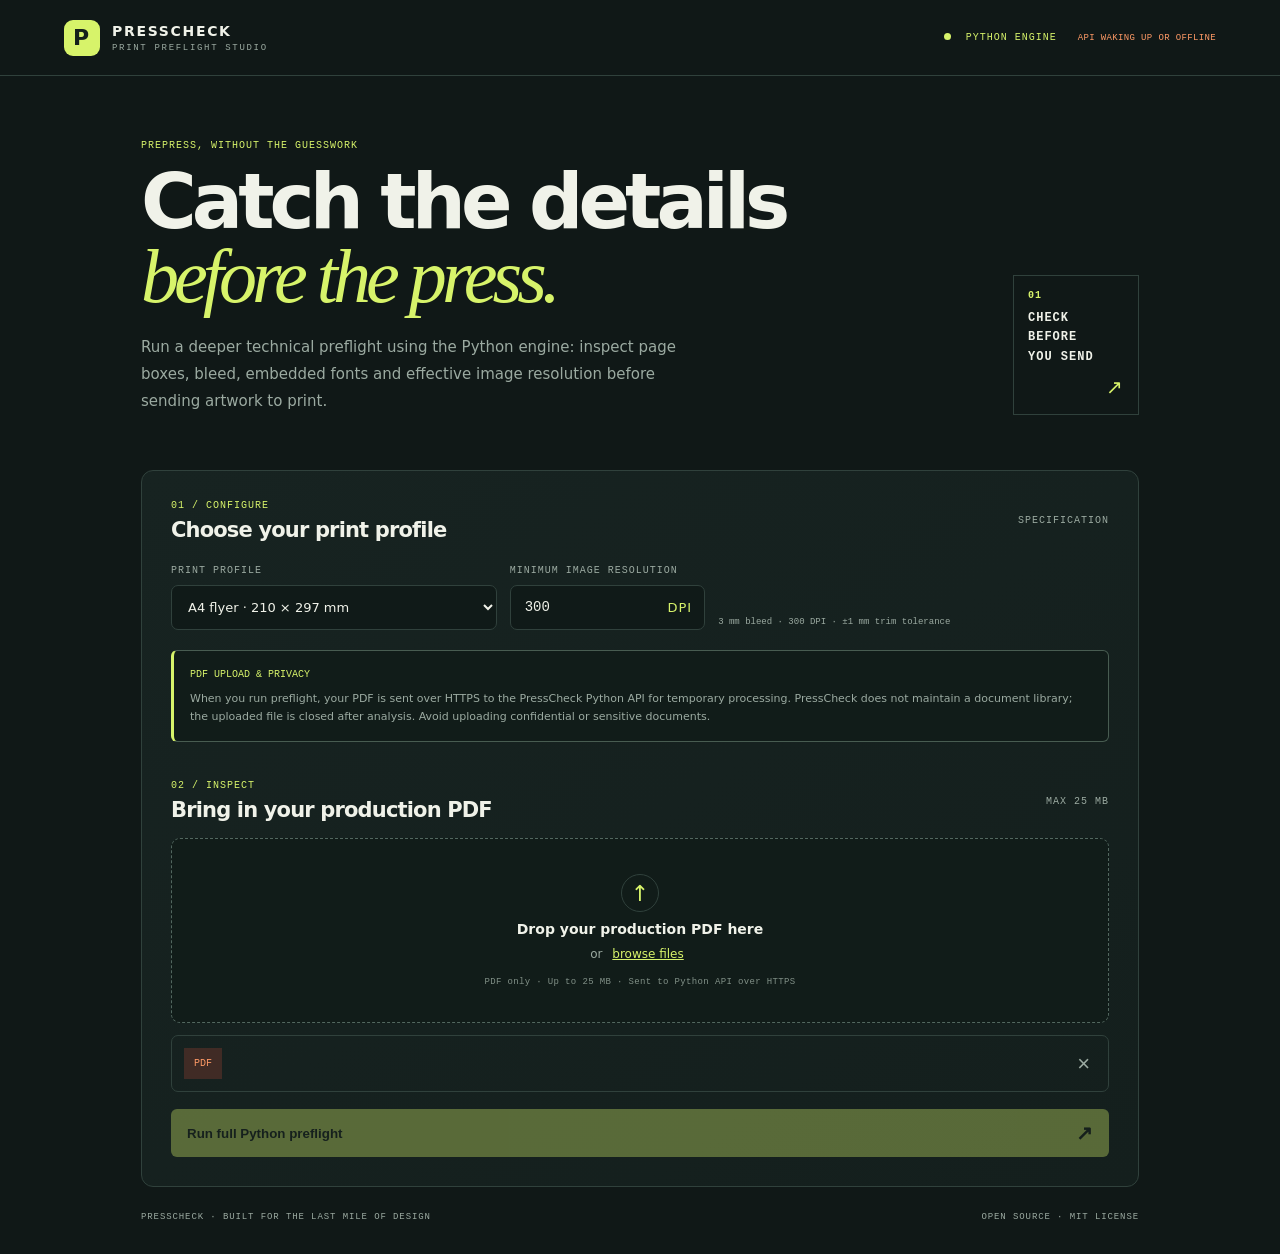
<file: site/index.html>
<!doctype html><html lang="en"><head><meta charset="utf-8"><meta name="viewport" content="width=device-width,initial-scale=1"><meta name="theme-color" content="#101817"><meta name="description" content="Free online Python PDF print preflight. Inspect page boxes, bleed, embedded fonts and effective image DPI."><title>PressCheck — PDF Print Preflight</title><link rel="stylesheet" href="./styles.css"></head><body><header class="topbar"><a class="brand" href="./"><span class="mark">P</span><span>PRESSCHECK<small>PRINT PREFLIGHT STUDIO</small></span></a><div class="privacy"><i></i> PYTHON ENGINE <span id="api-status" data-state="checking">CONNECTING…</span></div></header><main class="shell"><section class="hero"><div><p class="eyebrow">PREPRESS, WITHOUT THE GUESSWORK</p><h1>Catch the details<br><em>before the press.</em></h1><p class="lede">Run a deeper technical preflight using the Python engine: inspect page boxes, bleed, embedded fonts and effective image resolution before sending artwork to print.</p></div><div class="stamp"><b>01</b><strong>CHECK<br>BEFORE<br>YOU SEND</strong><span>↗</span></div></section><section class="workspace"><div class="section-head"><div><p class="eyebrow">01 / CONFIGURE</p><h2>Choose your print profile</h2></div><small>SPECIFICATION</small></div><div class="config"><label>PRINT PROFILE<select id="profile"><option value="a4-flyer">A4 flyer · 210 × 297 mm</option><option value="a3-poster">A3 poster · 297 × 420 mm</option><option value="business-card">Business card · 90 × 54 mm</option><option value="label">Product label · 100 × 150 mm</option></select></label><label>MINIMUM IMAGE RESOLUTION<div class="suffix"><input id="dpi" type="number" min="72" max="1200" value="300"><span>DPI</span></div></label><p class="hint" id="spec-summary">3 mm bleed · 300 DPI · ±1 mm trim tolerance</p></div><div class="cloud-notice"><b>PDF UPLOAD & PRIVACY</b><p>When you run preflight, your PDF is sent over HTTPS to the PressCheck Python API for temporary processing. PressCheck does not maintain a document library; the uploaded file is closed after analysis. Avoid uploading confidential or sensitive documents.</p></div><div class="section-head upload-head"><div><p class="eyebrow">02 / INSPECT</p><h2>Bring in your production PDF</h2></div><small>MAX 25 MB</small></div><div id="dropzone" class="drop" tabindex="0" role="button" aria-label="Choose or drop a PDF file"><input id="file" type="file" accept="application/pdf,.pdf" hidden><div class="up">↑</div><b>Drop your production PDF here</b><span>or <button type="button" id="browse" class="link">browse files</button></span><small>PDF only · Up to 25 MB · Sent to Python API over HTTPS</small></div><div id="selected-file" class="chosen" hidden><b class="pdf">PDF</b><span><strong id="file-name"></strong><small id="file-size"></small></span><button id="remove-file" aria-label="Remove selected file">×</button></div><button id="run" class="run" disabled><span>Run full Python preflight</span><b>↗</b></button><p id="error" class="error" role="alert" hidden></p><p id="progress" class="progress" role="status" hidden>Sending PDF securely to the Python preflight service…</p></section><section id="results" class="results" hidden><div class="section-head"><div><p class="eyebrow">03 / RESULTS</p><h2>Production report</h2></div><div class="exports"><button id="export-csv">Export CSV ↓</button><button id="export-json">Export JSON ↓</button><button id="export-html">Save report ↓</button></div></div><div class="reporthead"><div><h3 id="report-name"></h3><p id="report-meta"></p></div><span id="report-status" class="status"></span></div><div id="metrics" class="metrics"></div><div class="columns"><div class="panel"><div class="panel-head"><h3>Findings</h3><span id="finding-count"></span></div><div id="findings" class="findings"></div></div><div class="panel"><div class="panel-head"><h3>Page inspection</h3><span id="page-count"></span></div><div id="pages" class="pages"></div></div></div><div class="notice"><b>IMPORTANT LIMITATIONS</b><p>This is an advisory preflight, not PDF/X certification. Color-space and output-intent compliance are not certified. Bleed-box dimensions do not prove that artwork visually extends through bleed; always confirm the printer's requirements.</p></div></section><footer><span>PRESSCHECK · BUILT FOR THE LAST MILE OF DESIGN</span><span>OPEN SOURCE · MIT LICENSE</span></footer></main><script src="./config.js"></script><script src="./app.js" defer></script></body></html>
</file>
<file: site/styles.css>
:root{color-scheme:dark;--bg:#101817;--panel:#172321;--line:#30413c;--text:#f0f2e9;--muted:#9baaa1;--lime:#d7f36a;--orange:#ff9a66;--red:#ff776f;--mono:ui-monospace,SFMono-Regular,Consolas,monospace;--sans:Inter,ui-sans-serif,system-ui,-apple-system,"Segoe UI",sans-serif}*{box-sizing:border-box}body{margin:0;background:var(--bg);color:var(--text);font:14px var(--sans)}.topbar{height:76px;padding:0 max(5vw,24px);display:flex;align-items:center;justify-content:space-between;border-bottom:1px solid var(--line)}.brand{display:flex;align-items:center;gap:12px;text-decoration:none;color:var(--text);font-size:14px;font-weight:750;letter-spacing:.12em}.brand small{display:block;color:var(--muted);font:9px var(--mono);margin-top:4px}.mark{width:36px;height:36px;background:var(--lime);color:#14201b;display:grid;place-items:center;border-radius:9px;font-size:22px}.privacy,.eyebrow,.stamp,.config label,.hint,.drop small,.section-head>small,footer,.status,.panel h3,.metric span{font:10px var(--mono);letter-spacing:.1em}.privacy{color:var(--lime)}.privacy i{display:inline-block;width:7px;height:7px;border-radius:50%;background:var(--lime);margin-right:8px}.privacy span{color:var(--muted);letter-spacing:0;margin-left:14px}.shell{max-width:1050px;margin:auto;padding:64px 26px 24px}.hero{display:flex;align-items:flex-end;justify-content:space-between;padding-bottom:55px}.eyebrow{color:var(--lime);margin:0 0 14px}.hero h1{font-size:clamp(46px,7vw,76px);line-height:.98;letter-spacing:-.065em;margin:0;font-weight:650}.hero h1 em{font-family:Georgia,serif;color:var(--lime);font-weight:500}.lede{max-width:560px;color:var(--muted);font-size:15px;line-height:1.8;margin:20px 0 0}.stamp{width:126px;height:140px;border:1px solid var(--line);padding:14px;color:var(--lime);display:flex;flex-direction:column;justify-content:space-between}.stamp strong{font-size:12px;line-height:1.6;color:var(--text)}.stamp span{align-self:flex-end;font-size:20px}.workspace,.results{background:linear-gradient(145deg,#172321,#141f1d);border:1px solid var(--line);border-radius:12px;padding:29px}.section-head{display:flex;align-items:center;justify-content:space-between;gap:16px;margin-bottom:23px}.section-head h2{font-size:21px;letter-spacing:-.04em;margin:0}.section-head .eyebrow{margin-bottom:7px}.section-head>small{color:var(--muted)}.config{display:grid;grid-template-columns:1fr .6fr 1.2fr;gap:13px;align-items:end}.config label{color:var(--muted)}select,.suffix{width:100%;height:45px;margin-top:9px;background:#101a18;border:1px solid var(--line);border-radius:7px;color:var(--text);padding:0 12px;font:13px var(--sans)}.suffix{display:flex;align-items:center}.suffix input{width:100%;background:none;border:0;color:var(--text);outline:0;font:14px var(--mono)}.suffix span{color:var(--lime)}.hint{margin:0;color:var(--muted);font-size:9px;line-height:1.7;letter-spacing:0}.upload-head{margin:38px 0 16px}.drop{min-height:185px;border:1px dashed #52675f;background:#111c19;border-radius:9px;display:flex;flex-direction:column;align-items:center;justify-content:center;gap:9px;cursor:pointer}.drop:hover,.drop.drag{border-color:var(--lime);background:#192722}.up{width:38px;height:38px;border:1px solid var(--line);border-radius:50%;display:grid;place-items:center;color:var(--lime);font-size:22px}.drop>span{color:var(--muted);font-size:12px}.drop small{color:#819087;font-size:9px;letter-spacing:.04em;margin-top:6px}.link{border:0;background:none;color:var(--lime);text-decoration:underline;cursor:pointer;font:inherit}.chosen{display:flex;align-items:center;gap:12px;padding:12px;border:1px solid var(--line);border-radius:7px;margin-top:12px}.pdf{padding:10px;background:#402b25;color:var(--orange);font:10px var(--mono)}.chosen span{flex:1;min-width:0}.chosen strong,.chosen small{display:block;overflow:hidden;text-overflow:ellipsis;white-space:nowrap}.chosen small{font:10px var(--mono);color:var(--muted);margin-top:4px}.chosen button{background:none;border:0;color:var(--muted);font-size:22px}.run{width:100%;height:48px;margin-top:17px;border:0;border-radius:6px;background:var(--lime);color:#17201b;padding:0 16px;display:flex;justify-content:space-between;align-items:center;font-weight:750;cursor:pointer}.run:disabled{opacity:.35;cursor:not-allowed}.run b{font-size:20px}.error{color:var(--red)}.progress{color:var(--lime);font:11px var(--mono)}.results{margin-top:24px}.exports{display:flex;gap:7px;flex-wrap:wrap}.exports button{background:transparent;border:1px solid var(--line);border-radius:5px;color:var(--text);padding:9px;font:10px var(--mono);cursor:pointer}.exports button:hover{border-color:var(--lime);color:var(--lime)}.reporthead{border-top:1px solid var(--line);padding:20px 0;display:flex;justify-content:space-between;gap:14px;align-items:center}.reporthead h3{margin:0 0 5px;font-size:18px;overflow-wrap:anywhere}.reporthead p{margin:0;color:var(--muted);font:10px var(--mono)}.status{color:var(--lime);background:#263b2a;padding:8px;border-radius:4px}.status.attention{color:var(--orange);background:#422c27}.metrics{display:grid;grid-template-columns:repeat(4,1fr);gap:10px;margin-bottom:15px}.metric{padding:15px;background:#101a18;border:1px solid var(--line);border-radius:7px}.metric strong{font:26px var(--mono);display:block;margin-bottom:7px}.metric span{color:var(--muted);font-size:9px}.columns{display:grid;grid-template-columns:1fr 1fr;gap:13px}.panel{border:1px solid var(--line);border-radius:7px;padding:15px;min-width:0}.panel h3{margin:0 0 10px}.finding,.page{padding:12px 0;border-top:1px solid #293832;font-size:12px;line-height:1.6}.finding small,.page small{display:block;color:var(--muted);font-size:10px}.finding b{font:10px var(--mono);text-transform:uppercase}.error-label{color:var(--red)}.warn-label{color:var(--orange)}.ok-label{color:var(--lime)}.notice{margin-top:14px;padding:14px;border-left:2px solid var(--orange);background:#1d2925;color:var(--muted);font-size:11px;line-height:1.7}.notice b{color:var(--orange);font:10px var(--mono)}.notice p{margin:6px 0 0}footer{display:flex;justify-content:space-between;color:var(--muted);font-size:9px;padding:25px 0 8px}@media(max-width:720px){.topbar{height:65px}.privacy span{display:none}.shell{padding:40px 16px 20px}.hero{padding-bottom:34px}.stamp{width:95px;height:110px;padding:10px}.hero h1{font-size:clamp(40px,10vw,62px)}.lede{font-size:13px}.workspace,.results{padding:18px}.config{grid-template-columns:1fr 1fr}.config label:first-child{grid-column:1/-1}.hint{align-self:center}.metrics{grid-template-columns:repeat(2,1fr)}}@media(max-width:450px){.stamp{display:none}.config{grid-template-columns:1fr}.config label:first-child{grid-column:auto}.columns{grid-template-columns:1fr}.section-head{align-items:flex-start;flex-direction:column}.reporthead{align-items:flex-start;flex-direction:column}footer{flex-direction:column;gap:8px}}
.cloud-notice{margin-top:20px;padding:14px 16px;border:1px solid #485c51;border-left:3px solid var(--lime);border-radius:6px;background:#111c19;color:var(--muted);font-size:11px;line-height:1.7}.cloud-notice b{color:var(--lime);font:10px var(--mono)}.cloud-notice p{margin:6px 0 0}.privacy #api-status{display:inline-block;color:var(--muted);font:9px var(--mono);letter-spacing:.04em}.privacy #api-status[data-state="online"]{color:var(--lime)}.privacy #api-status[data-state="offline"]{color:var(--orange)}.privacy #api-status[data-state="checking"]{color:var(--muted)}
</file>
